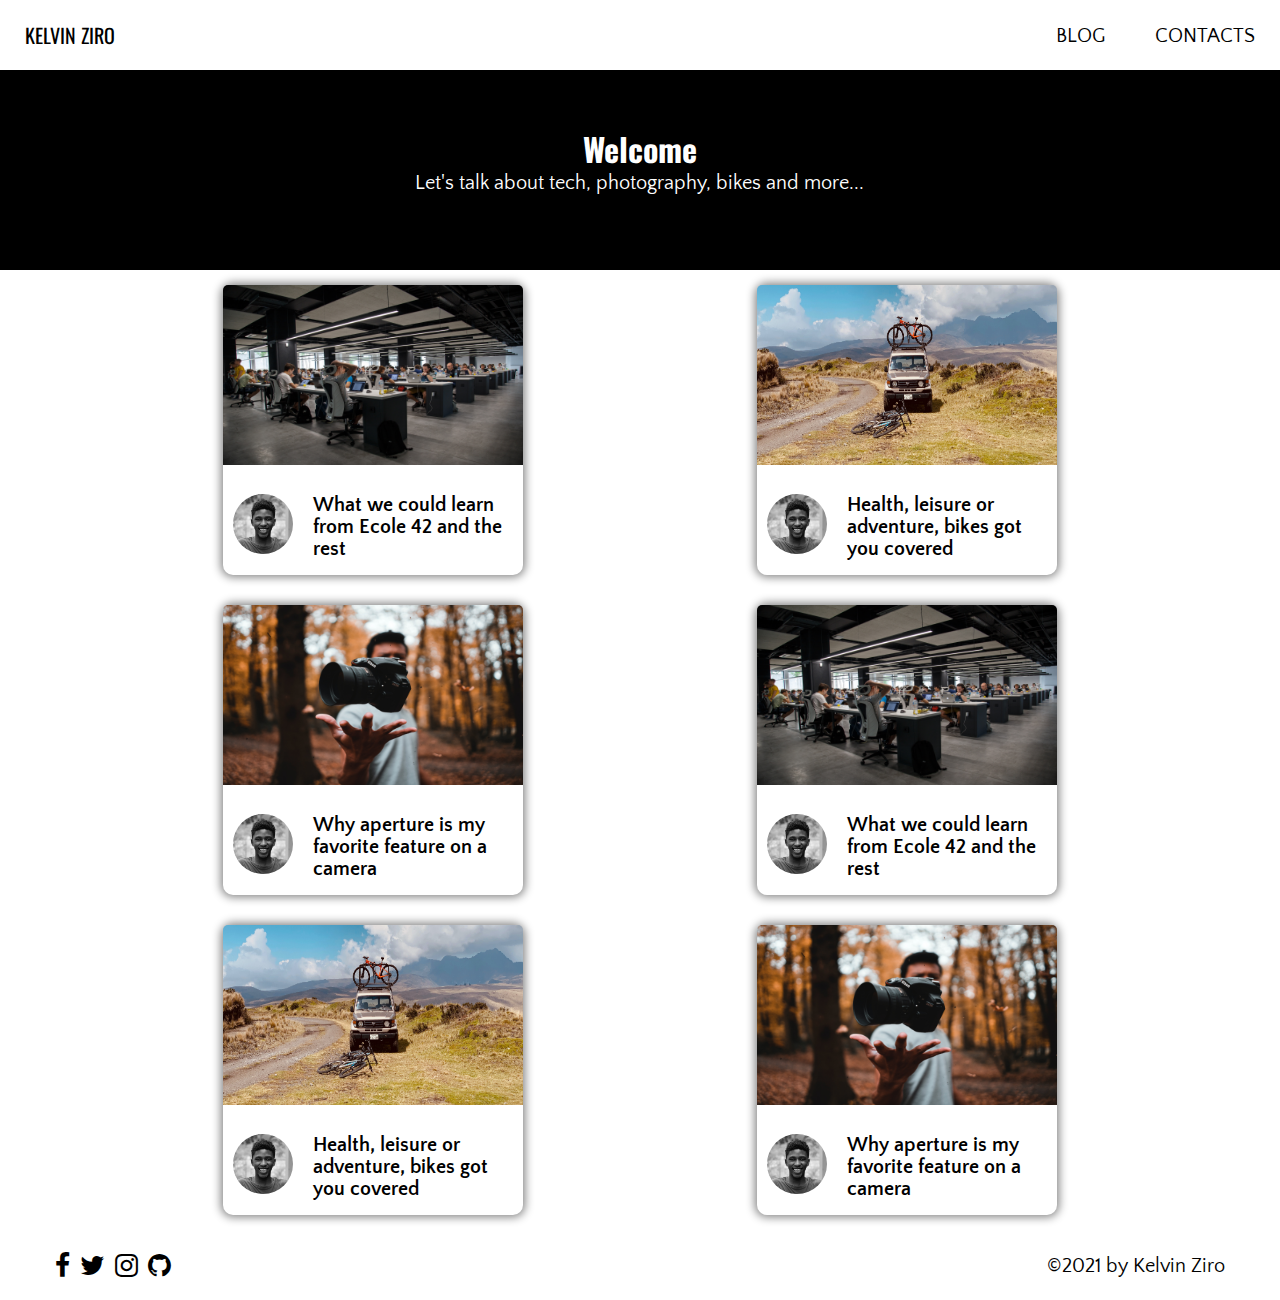
<file: blog.html>
<!DOCTYPE html>
<html lang="en">
<head>
    <meta charset="UTF-8">
    <meta http-equiv="X-UA-Compatible" content="IE=edge">
    <meta name="viewport" content="width=device-width, initial-scale=1.0">
    <link rel="stylesheet" href="css/styles.css">
    <link rel="stylesheet" href="https://stackpath.bootstrapcdn.com/font-awesome/4.7.0/css/font-awesome.min.css">
    <link rel="preconnect" href="https://fonts.gstatic.com">
    <link href="https://fonts.googleapis.com/css2?family=Oswald:wght@700&family=Quattrocento+Sans&display=swap" rel="stylesheet">
    <title>Kelvin Ziro | Blog</title>
</head>
<body class="blog-grid">
    <header>
        <div><a href="index.html" class="logo">KELVIN ZIRO</a></div>
        <div><a href="blog.html">BLOG</a></div>
        <div><a href="#contact-info">CONTACTS</a></div>
    </header>
    <main class="blog-content">
        <div class="blog-intro">
            <h1>Welcome</h1>
            <p> Let's talk about tech, photography, bikes and more...</p>   
        </div>
        <div class="blog-cards-container">

            <!-- blog cards -->
            <div class="blog-card">
                <img src="img/alex-kotliarskyi-QBpZGqEMsKg-unsplash.jpg" alt="Photo of collaborators" class="blog-card-image">
                <div class="blog-card-info">
                    <img src="img/IMG_5854.jpeg" alt="Publisher's avatar" class="avatar">
                    <h3 class="card-intro"><a href="blog_post.html">What we could learn from Ecole 42 and the rest</a></h3>
                </div>
            </div>
            
            <div class="blog-card">
                <img src="img/jaime-dantas-B2_T58LhG24-unsplash.jpg" alt="Photo of collaborators" class="blog-card-image">
                <div class="blog-card-info">
                    <img src="img/IMG_5854.jpeg" alt="Publisher's avatar" class="avatar">
                    <h3 class="card-intro"><a href="blog_post.html">Health, leisure or adventure, bikes got you covered</a></h3>
                </div>
            </div>
        
            <div class="blog-card">
                <img src="img/reinhart-julian-WxM465oM4j4-unsplash.jpg" alt="Photo of collaborators" class="blog-card-image">
                <div class="blog-card-info">
                    <img src="img/IMG_5854.jpeg" alt="Publisher's avatar" class="avatar">
                    <h3 class="card-intro"><a href="blog_post.html">Why aperture is my favorite feature on a camera</a></h3>
                </div>
            </div>
        
            <div class="blog-card">
                <img src="img/alex-kotliarskyi-QBpZGqEMsKg-unsplash.jpg" alt="Photo of collaborators" class="blog-card-image">
                <div class="blog-card-info">
                    <img src="img/IMG_5854.jpeg" alt="Publisher's avatar" class="avatar">
                    <h3 class="card-intro"><a href="blog_post.html">What we could learn from Ecole 42 and the rest</a></h3>
                </div>
            </div>
        
            <div class="blog-card">
                <img src="img/jaime-dantas-B2_T58LhG24-unsplash.jpg" alt="Photo of collaborators" class="blog-card-image">
                <div class="blog-card-info">
                    <img src="img/IMG_5854.jpeg" alt="Publisher's avatar" class="avatar">
                    <h3 class="card-intro"><a href="blog_post.html">Health, leisure or adventure, bikes got you covered</a></h3>
                </div>
            </div>
            
            <div class="blog-card">
                <img src="img/reinhart-julian-WxM465oM4j4-unsplash.jpg" alt="Photo of collaborators" class="blog-card-image">
                <div class="blog-card-info">
                    <img src="img/IMG_5854.jpeg" alt="Publisher's avatar" class="avatar">
                    <h3 class="card-intro"><a href="blog_post.html">Why aperture is my favorite feature on a camera</a></h3>
                </div>
            </div>
            
        </div>
    </main>
    <footer id="contact-info">

        <!-- social media links -->
        <div>
            <a href="https://www.facebook.com/kelvin.wanje.104" target="_blank"><i class="fa fa-facebook fa-lg" aria-hidden="true"></i></a>
        </div>
        <div>
            <a href="https://twitter.com/kelvin_ziroh" target="_blank"><i class="fa fa-twitter fa-lg" aria-hidden="true"></i></a>
        </div>
        <div>
            <a href="https://www.instagram.com/__ziroh__/" target="_blank"><i class="fa fa-instagram fa-lg" aria-hidden="true"></i></a>
        </div>
        <div>
            <a href="https://github.com/kelvinziroh" target="_blank"><i class="fa fa-github fa-lg" aria-hidden="true"></i></a>
        </div>
        <div>
            <p>&copy2021 by Kelvin Ziro</p>
        </div>
    </footer>
</body>
</html>
</file>
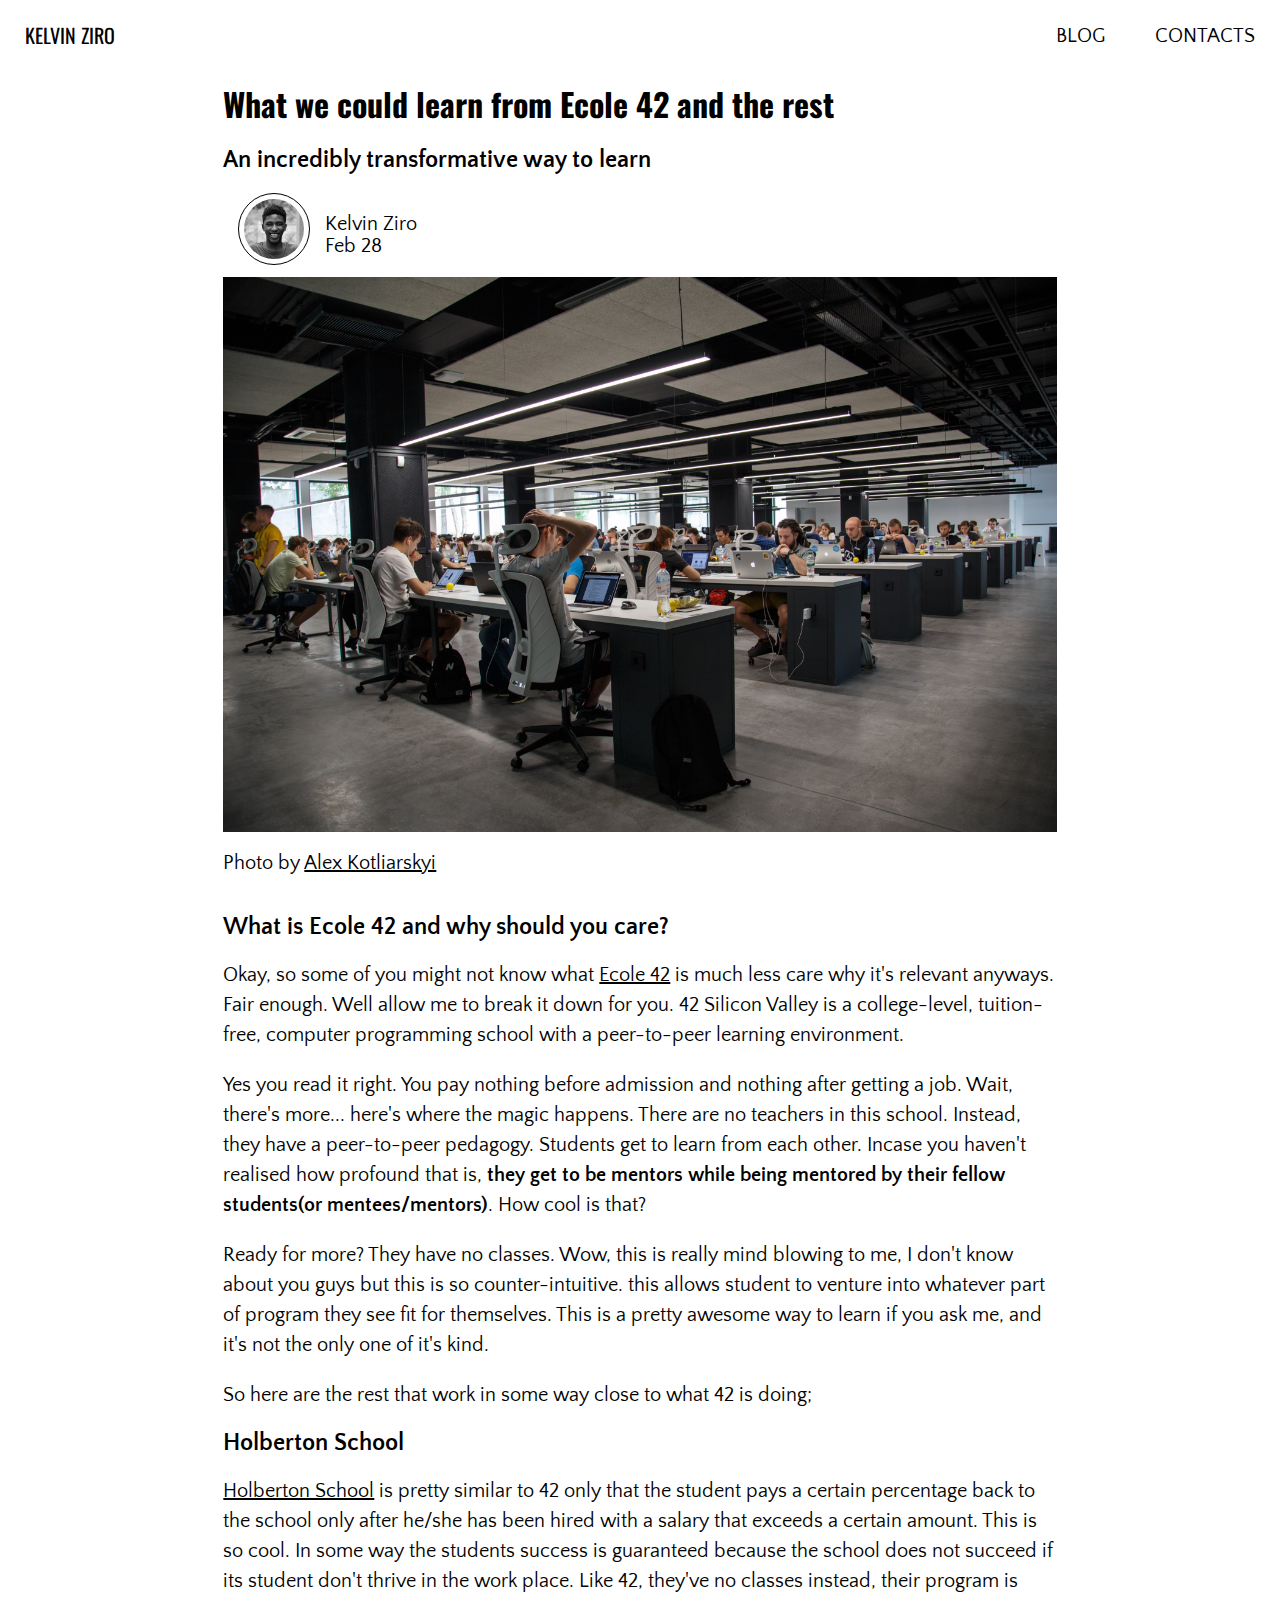
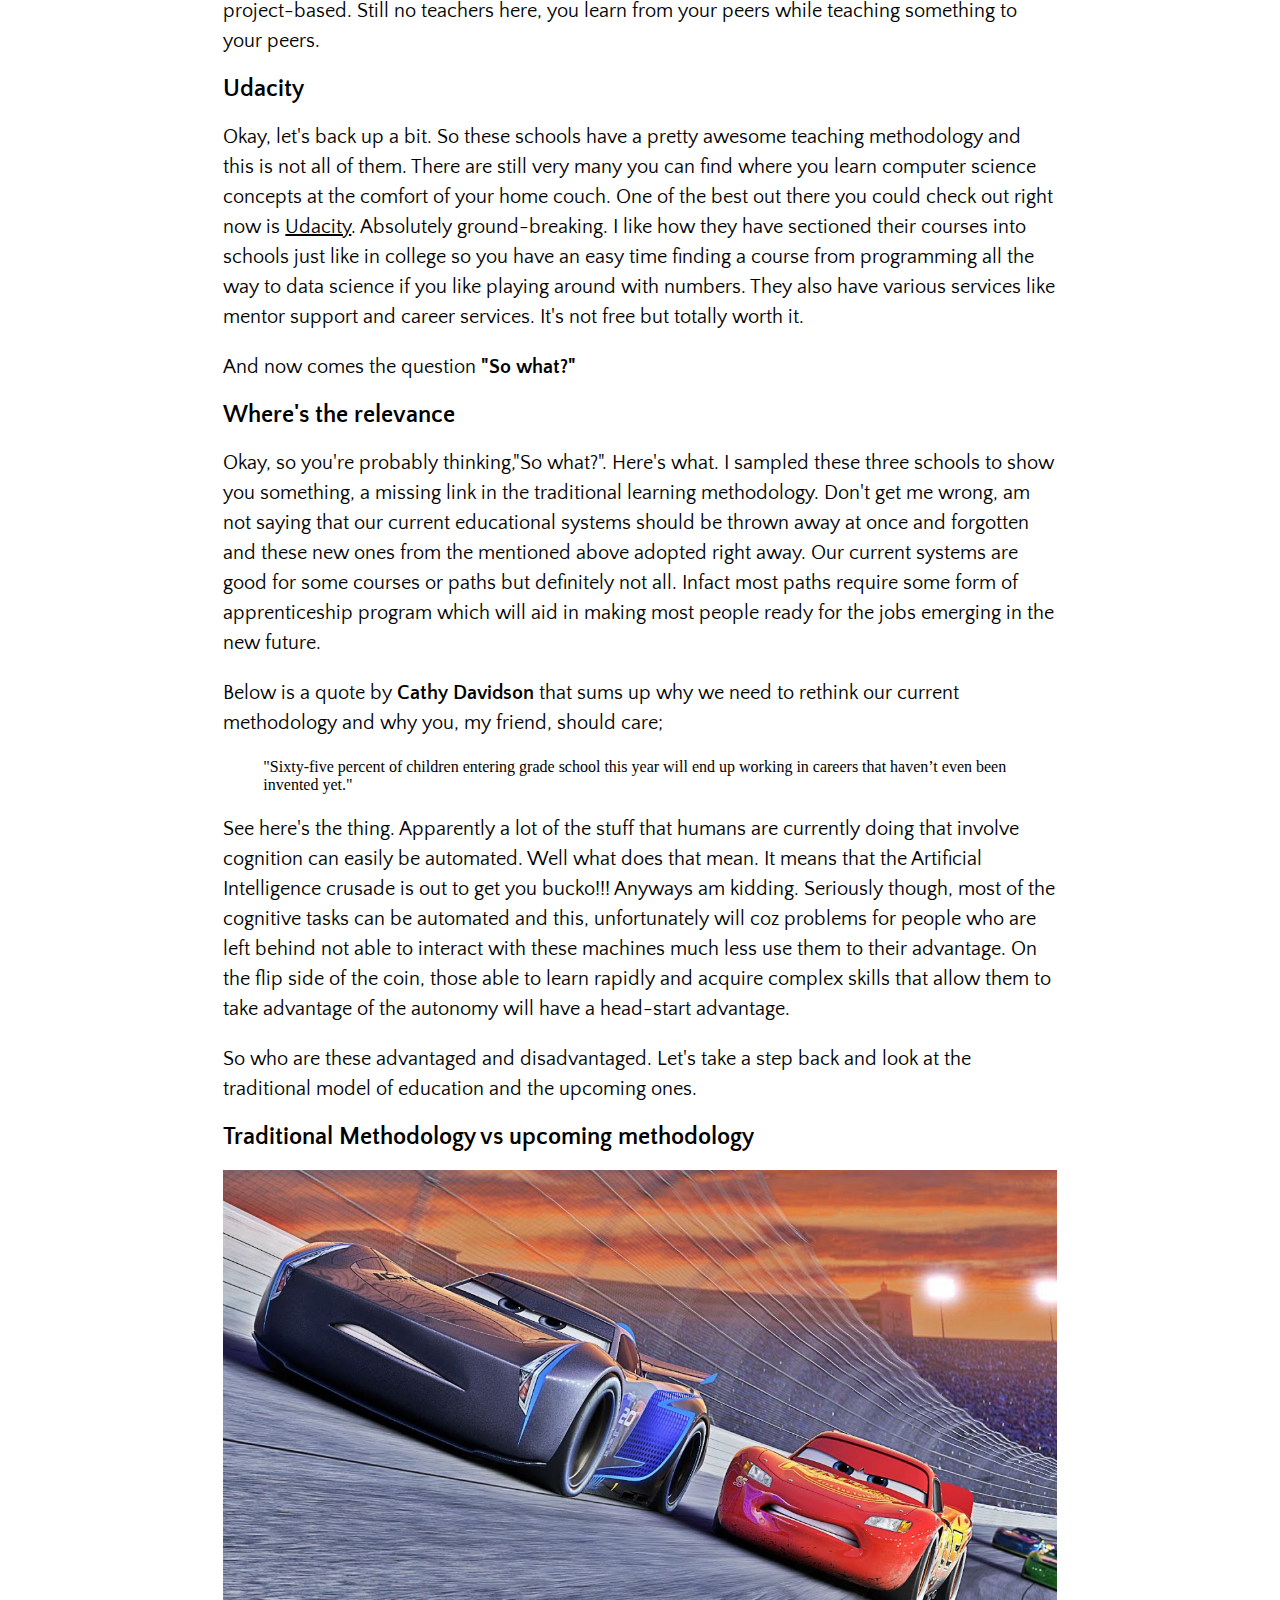
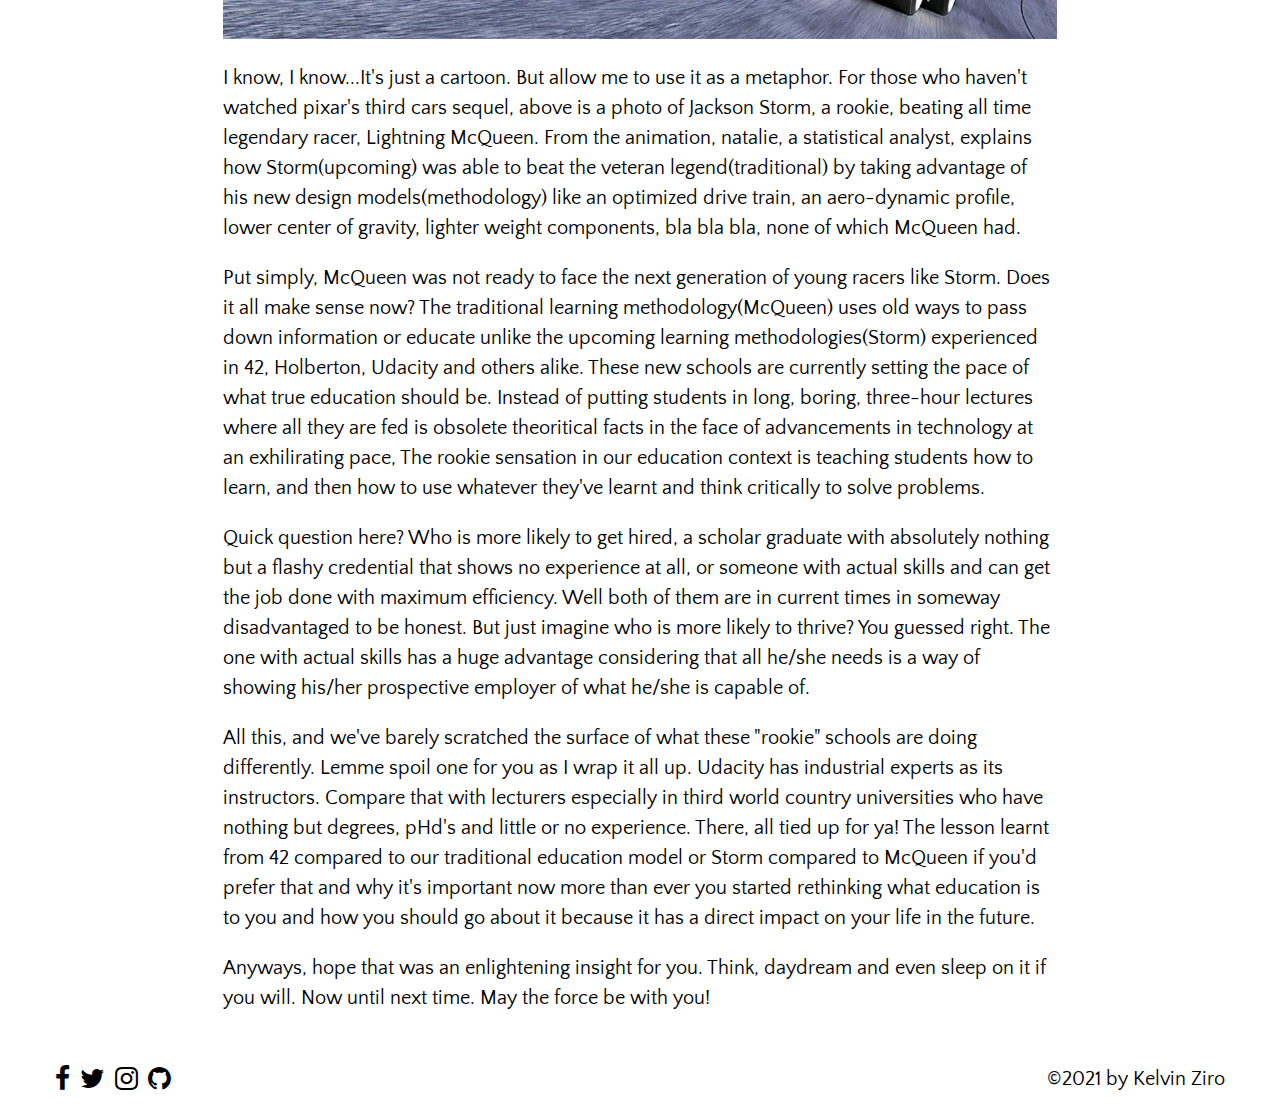
<file: blog_post.html>
<!DOCTYPE html>
<html lang="en">
<head>
    <meta charset="UTF-8">
    <meta http-equiv="X-UA-Compatible" content="IE=edge">
    <meta name="viewport" content="width=device-width, initial-scale=1.0">
    <link rel="stylesheet" href="css/styles.css">
    <link rel="stylesheet" href="https://stackpath.bootstrapcdn.com/font-awesome/4.7.0/css/font-awesome.min.css">
    <link rel="preconnect" href="https://fonts.gstatic.com">
    <link href="https://fonts.googleapis.com/css2?family=Oswald:wght@700&family=Quattrocento+Sans&display=swap" rel="stylesheet">
    <title>Kelvin Ziro | Blog-post</title>
</head>
<body class="blog-grid">
    <header>
        <div><a href="index.html" class="logo">KELVIN ZIRO</a></div>
        <div><a href="blog.html">BLOG</a></div>
        <div><a href="#contact-info">CONTACTS</a></div>
    </header>
    <main class="blog-post-content">
        <h1>What we could learn from Ecole 42 and the rest</h1>
        <h2>An incredibly transformative way to learn</h2>
        <div class="author-info">
            <img src="img/IMG_5854.jpeg" alt="publisher's avatar" class="avatar-post">
            <p>
                Kelvin Ziro <br />
                Feb 28
            </p>
        </div>
        <img src="img/alex-kotliarskyi-QBpZGqEMsKg-unsplash.jpg" alt="Image related to article" class="article-image">
        <p>Photo by <a href="https://unsplash.com/@frantic" target="_blank">Alex Kotliarskyi</a></p>
        <article>
            <h2>What is Ecole 42 and why should you care?</h2>
            <p>
                Okay, so some of you might not know what <a href="https://www.42.us.org/" target="_blank">Ecole 42</a>  is 
                much less care why it's relevant anyways. Fair enough. Well allow me to break it down for you. 42 Silicon 
                Valley is a college-level, tuition-free, computer programming school with a peer-to-peer learning environment. 
            </p>
            <p>
                Yes you read it right. You pay nothing before admission and nothing after getting a job. Wait, there's more... here's 
                where the magic happens. There are no teachers in this school. Instead, they have a peer-to-peer pedagogy. Students 
                get to learn from each other. Incase you haven't realised how profound that is, <strong>they get to be mentors while 
                being mentored by their fellow students(or mentees/mentors)</strong>. How cool is that?
            </p>
            <p>
                Ready for more? They have no classes. Wow, this is really mind blowing to me, I don't know about you 
                guys but this is so counter-intuitive. this allows student to venture into whatever part of program they see fit for 
                themselves. This is a pretty awesome way to learn if you ask me, and it's not the only one of it's kind.  
            </p>
            <p>
                So here are the rest that work in some way close to what 42 is doing;
            </p>
            <h2>Holberton School</h2>
            <p>
                <a href="https://www.holbertonschool.com/" target="_blank">Holberton School</a> is pretty similar to 42 only that the 
                student pays a certain percentage back to the school only after he/she has been hired with a salary that exceeds a 
                certain amount. This is so cool. In some way the students success is guaranteed because the school does not succeed 
                if its student don't thrive in the work place. Like 42, they've no classes instead, their program is project-based. Still 
                no teachers here, you learn from your peers while teaching something to your peers. 
            </p>
            <h2>Udacity</h2>
            <p>
                Okay, let's back up a bit. So these schools have a pretty awesome teaching methodology and this is not all of them. 
                There are still very many you can find where you learn computer science concepts at the comfort of your home couch. One 
                of the best out there you could check out right now is <a href="https://www.udacity.com/" target="_blank">Udacity</a>. 
                Absolutely ground-breaking. I like how they have sectioned their courses into schools just like in college so you have 
                an easy time finding a course from programming all the way to data science if you like playing around with numbers. 
                They also have various services like mentor support and career services. It's not free but totally worth it.
            </p>
            <p>And now comes the question <strong>"So what?"</strong></p>
            <h2>Where's the relevance</h2>
            <p>
                Okay, so you're probably thinking,"So what?". Here's what. I sampled these three schools to show you something, a missing 
                link in the traditional learning methodology. Don't get me wrong, am not saying that our current educational systems 
                should be thrown away at once and forgotten and these new ones from the mentioned above adopted right away. Our current 
                systems are good for some courses or paths but definitely not all. Infact most paths require some form of apprenticeship 
                program which will aid in making most people ready for the jobs emerging in the new future. 
            </p>
            <p>
                Below is a quote by <strong>Cathy Davidson</strong> that sums up why we need to rethink our current methodology and why you, 
                my friend, should care;
            </p>
            <blockquote cite="https://www.entrepreneur.com/article/279365">
                "Sixty-five percent of children entering grade school this year will end up working in careers that haven’t even been 
                invented yet."
            </blockquote>
            <p>
                See here's the thing. Apparently a lot of the stuff that humans are currently doing that involve cognition can easily be
                automated. Well what does that mean. It means that the Artificial Intelligence crusade is out to get you bucko!!! Anyways
                am kidding. Seriously though, most of the cognitive tasks can be automated and this, unfortunately will coz problems for 
                people who are left behind not able to interact with these machines much less use them to their advantage. On the flip side 
                of the coin, those able to learn rapidly and acquire complex skills that allow them to take advantage of the autonomy will 
                have a head-start advantage.
            </p>
            <p>
                So who are these advantaged and disadvantaged. Let's take a step back and look at the traditional model of education and the 
                upcoming ones.
            </p>
            <h2>Traditional Methodology vs upcoming methodology</h2>
            <img src="img/Cars-3-Daytona-500-Trailer.jpg" alt="Jackson Storm beating Lightning McQueen" class="article-image">
            <p>
                I know, I know...It's just a cartoon. But allow me to use it as a metaphor. For those who haven't watched pixar's third 
                cars sequel, above is a photo of Jackson Storm, a rookie, beating all time legendary racer, Lightning McQueen. From the 
                animation, natalie, a statistical analyst, explains how Storm(upcoming) was able to beat the veteran legend(traditional) 
                by taking advantage of his new design models(methodology) like an optimized drive train, an aero-dynamic profile, lower 
                center of gravity, lighter weight components, bla bla bla, none of which McQueen had.
            </p>
            <p>
                Put simply, McQueen was not ready to face the next generation of young racers like Storm. Does it all make sense now? The 
                traditional learning methodology(McQueen) uses old ways to pass down information or educate unlike the upcoming learning 
                methodologies(Storm) experienced in 42, Holberton, Udacity and others alike. These new schools are currently setting the 
                pace of what true education should be. Instead of putting students in long, boring, three-hour lectures where all they are 
                fed is obsolete theoritical facts in the face of advancements in technology at an exhilirating pace, The rookie sensation 
                in our education context is teaching students how to learn, and then how to use whatever they've learnt and think critically 
                to solve problems.
            </p>
            <p>
                Quick question here? Who is more likely to get hired, a scholar graduate with absolutely nothing but a flashy credential
                that shows no experience at all, or someone with actual skills and can get the job done with maximum efficiency. Well both 
                of them are in current times in someway disadvantaged to be honest. But just imagine who is more likely to thrive? You 
                guessed right. The one with actual skills has a huge advantage considering that all he/she needs is a way of showing his/her 
                prospective employer of what he/she is capable of.   
            </p>
            <p>
                All this, and we've barely scratched the surface of what these "rookie" schools are doing differently. Lemme spoil one for 
                you as I wrap it all up. Udacity has industrial experts as its instructors. Compare that with lecturers especially in third 
                world country universities who have nothing but degrees, pHd's and little or no experience. There, all tied up for ya! The 
                lesson learnt from 42 compared to our traditional education model or Storm compared to McQueen if you'd prefer that and why
                it's important now more than ever you started rethinking what education is to you and how you should go about it because 
                it has a direct impact on your life in the future. 
            </p>
            <p>
                Anyways, hope that was an enlightening insight for you. Think, daydream and even sleep on it if you will. Now until next time.
                May the force be with you! 
            </p>
        </article>
    </main>
    <footer id="contact-info">

        <!-- social media links -->
        <div>
            <a href="https://www.facebook.com/kelvin.wanje.104" target="_blank"><i class="fa fa-facebook fa-lg" aria-hidden="true"></i></a>
        </div>
        <div>
            <a href="https://twitter.com/kelvin_ziroh" target="_blank"><i class="fa fa-twitter fa-lg" aria-hidden="true"></i></a>
        </div>
        <div>
            <a href="https://www.instagram.com/__ziroh__/" target="_blank"><i class="fa fa-instagram fa-lg" aria-hidden="true"></i></a>
        </div>
        <div>
            <a href="https://github.com/kelvinziroh" target="_blank"><i class="fa fa-github fa-lg" aria-hidden="true"></i></a>
        </div>
        <div>
            <p>&copy2021 by Kelvin Ziro</p>
        </div>
    </footer>
</body>
</html>
</file>
<file: css/styles.css>
/* link main css file to other css files */
@import url("layout.css");
@import url("images.css");
@import url("blog-cards.css");


/* Typography */
p,
a {
    font-size: 20px;
    font-family: 'Quattrocento Sans', sans-serif;
}


h1,
.logo {
    font-family: 'Oswald', sans-serif;
}


.blog-card > .blog-card-info > h3 {
    font-family: 'Quattrocento Sans', sans-serif;
}


.bg-color,
.bg-color > footer > div > a,
.bg-color > header > div > a {
    color: white;
}


footer > div > a,
header > div > a {
    color: black; 
}


a {
    text-decoration: none;
}


.blog-card > .blog-card-info > h3 > a {
    color: black;
}


.blog-post-content > h1 {
    margin: 0; 
}


.blog-post-content > h2,
.blog-post-content > article > h2 {
    font-family: 'Quattrocento Sans', sans-serif;
}


.blog-post-content > p > a,
.blog-post-content > article > p > a {
    text-decoration: underline;
    color: black;
}


/* small screens */
@media(min-width: 280px) and (max-width: 426px){
    /* header content */
    header > div {
        padding: 25px 0;
    }


    header > div:first-child {
        padding: 20px 0;
    }


    /* main content */
    .home-intro > h1 {
        font-size: 20px;
    }


    .home-intro {
        padding: 20px;
    }

    
    p {
        font-size: 16px;
    }


    .blog-intro > h1,
    .blog-intro > p {
        text-align: center;
        margin: 0;
    }


    .blog-intro > h1 {
        margin-top: 12px;
        padding-bottom: 0;
    }


    .blog-intro {
        color: white;
        background-color: black;
    }


    .blog-card > .blog-card-info > h3 {
        font-size: 18px;
        margin: 25px 10px 25px 10px;
        color: black;
    }


    .blog-post-content > h1 {
        line-height: 1em;
    }


    .blog-post-content > article > p {
        line-height: 1.5em;
    }


    .blog-post-content {
        padding: 10px;
    }


    .blog-post-content > .author-info {
        margin-bottom: 10px;
    }


    /* footer content */
    footer > div > p {
        font-size: 16px;
    }


    footer > div {
        padding: 25px 5px;
    }


    footer > div:last-child {
        margin-left: auto;
        padding: 10px 5px;
    }
}


@media(min-width: 427px){
    /* header content */
    header > div {
        padding: 25px 25px;
    }


    header > div:first-child {
        padding: 20px 25px;
    }


    header > div:nth-child(2){
        margin-left: auto;
    }


    /* main content */
    .home-intro > h1 {
        font-size: 30px;
    }


    .blog-intro > h1,
    .blog-intro > p {
        text-align: center;
        margin: 0;
    }


    .blog-intro > h1 {
        margin-top: 55px;
        padding-bottom: 0;
    }

    .blog-intro {
        color: white;
        background-color: black;
    }


    .blog-cards-container > .blog-card {
        margin:  15px auto;
    }


    .home-intro {
        padding: 20px;
    }


    .home-intro > p {
        max-width: 500px;
        width: auto;
    }


    .blog-post-content > article > p {
        line-height: 1.5em;
    }


    /* footer content */
    footer > div {
        padding: 25px 5px;
    }


    footer > div:first-child {
        margin: 0 0 0 50px;  
    }


    footer > div:last-child {
        margin: 0 50px 0 auto;
        padding: 5px 5px;
    }
}
</file>
